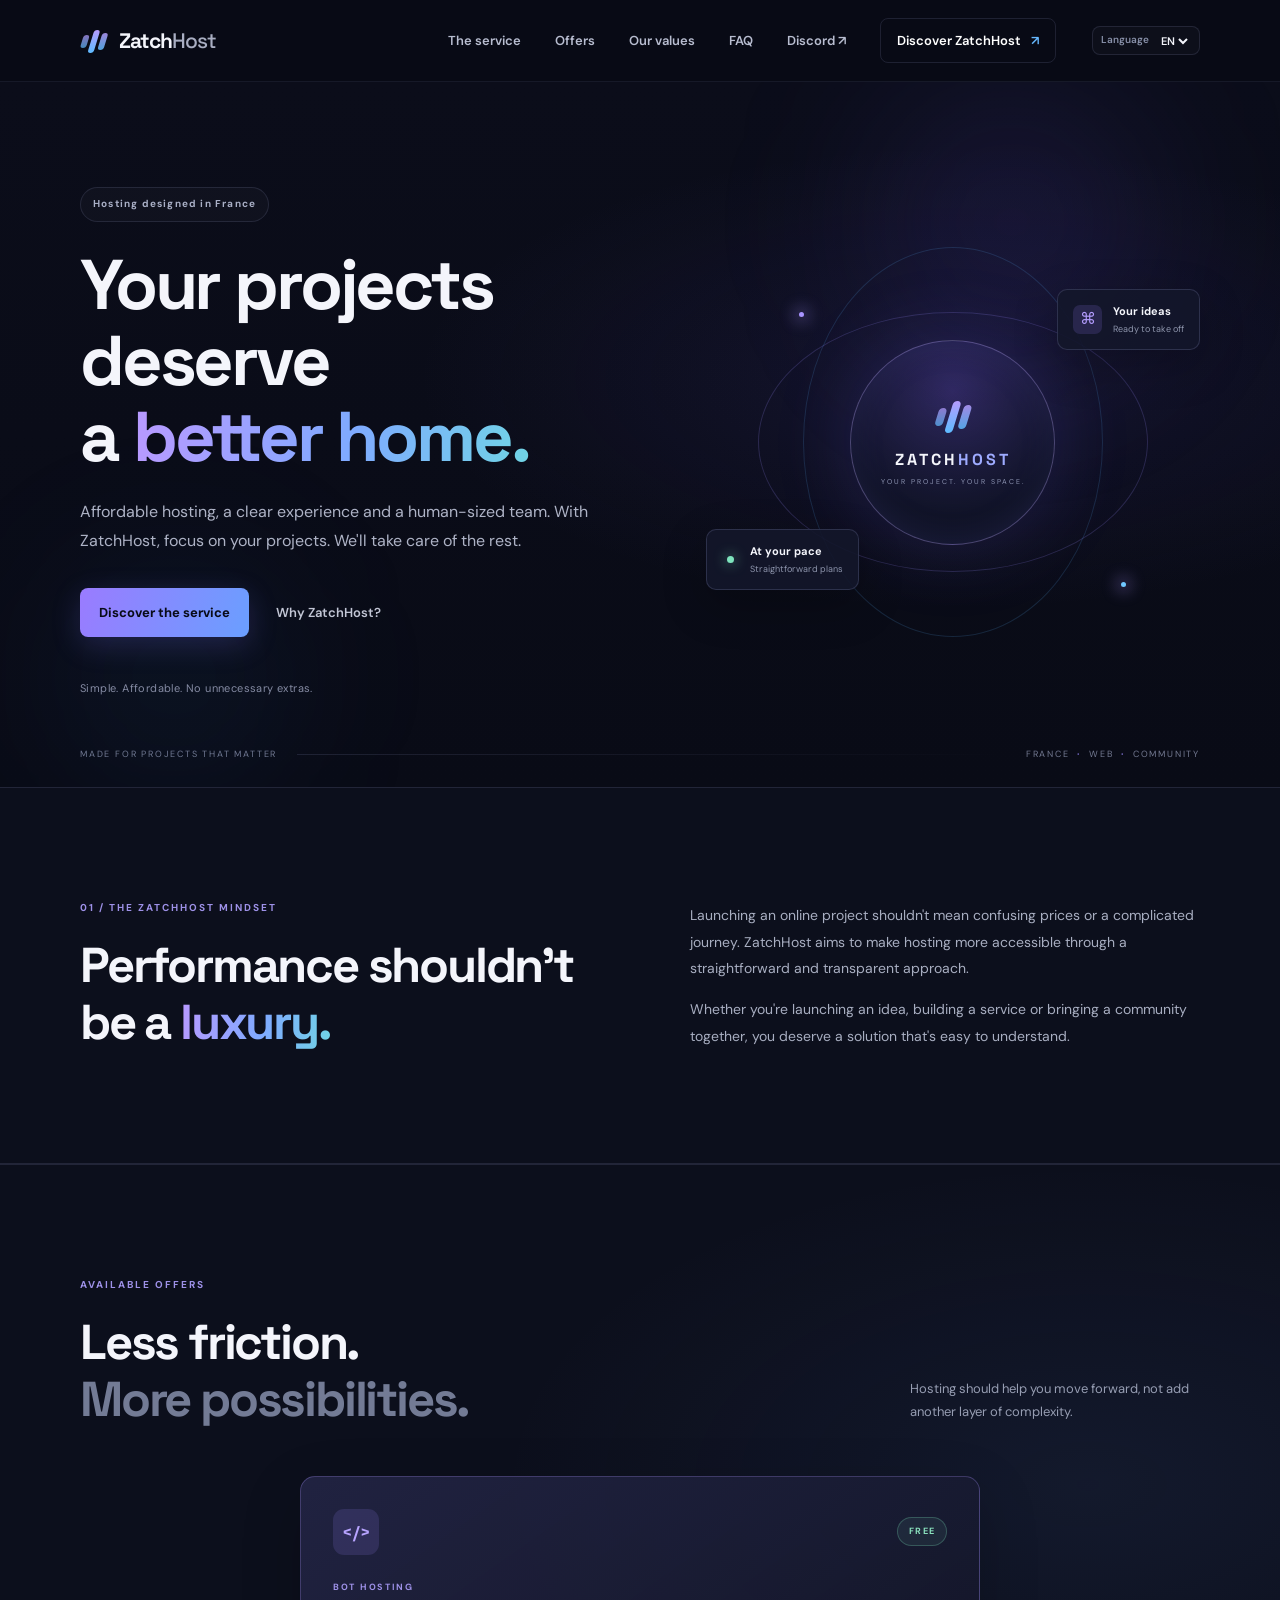
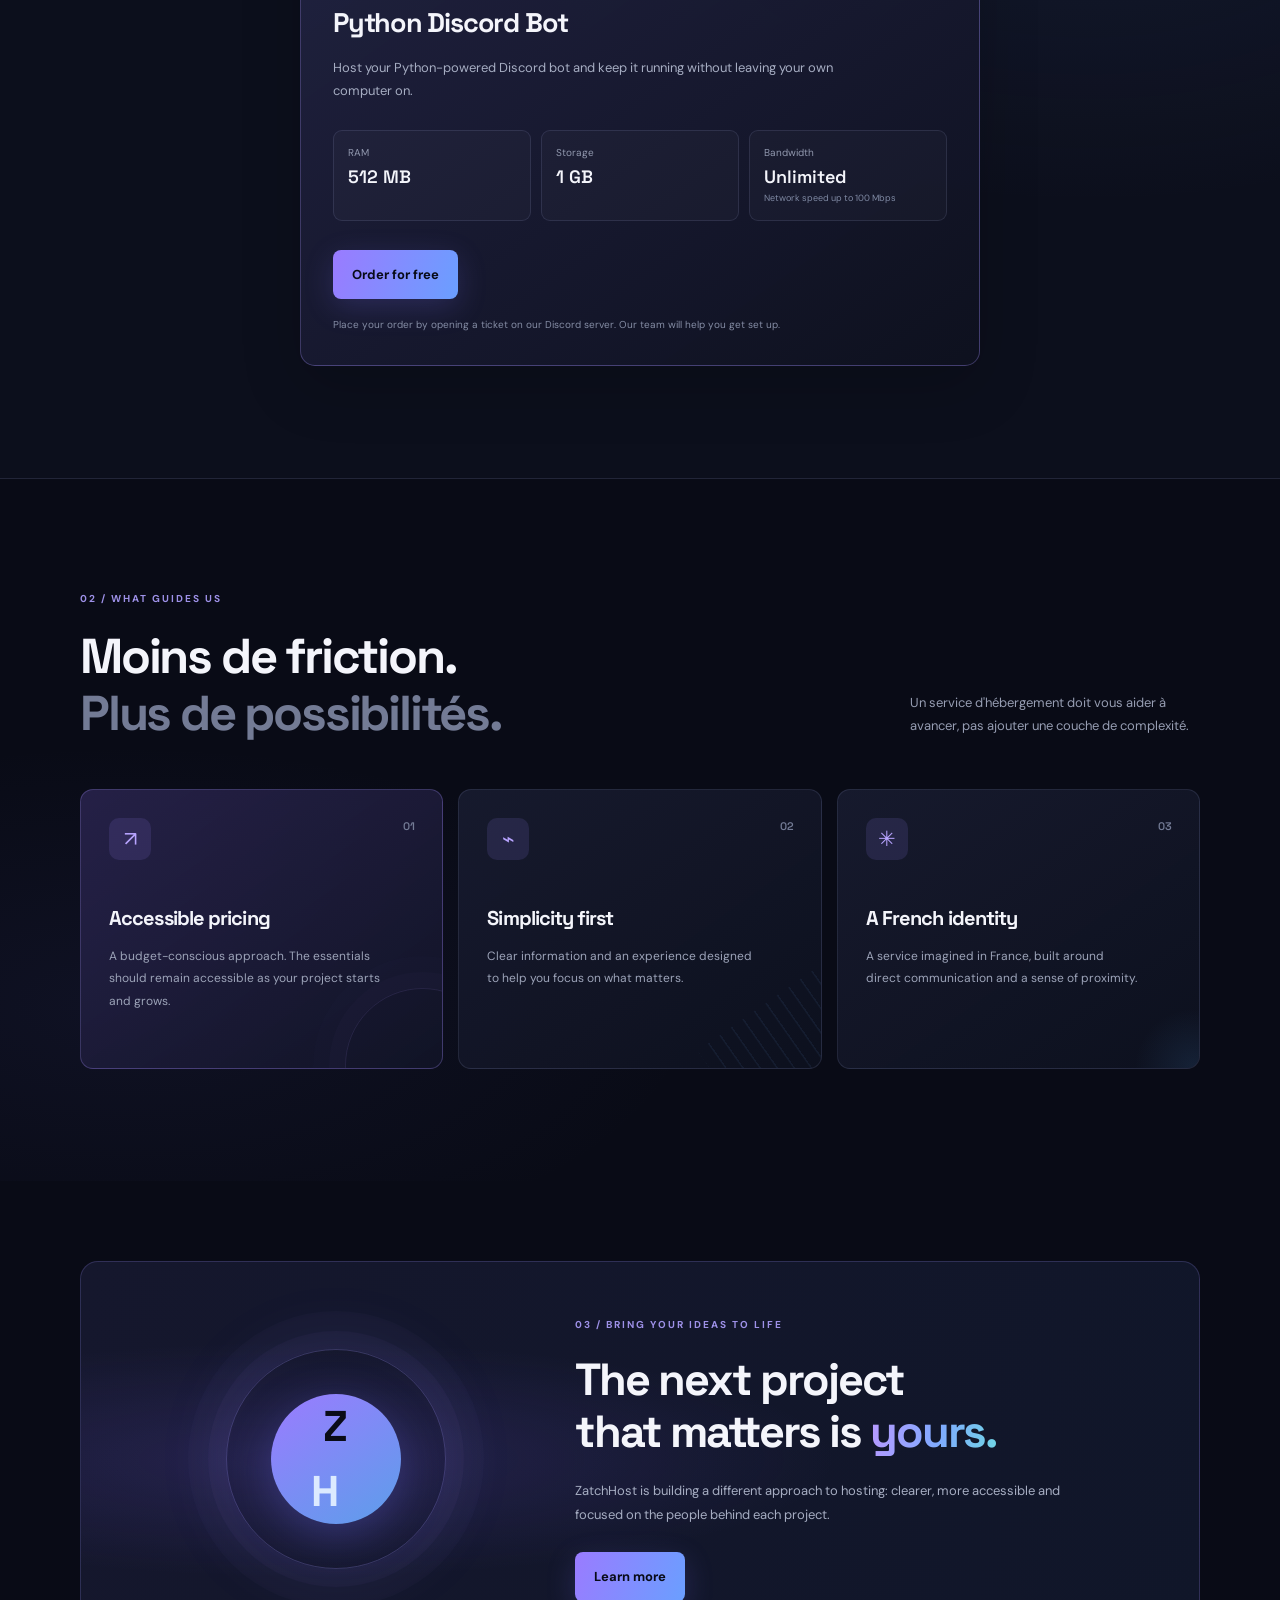
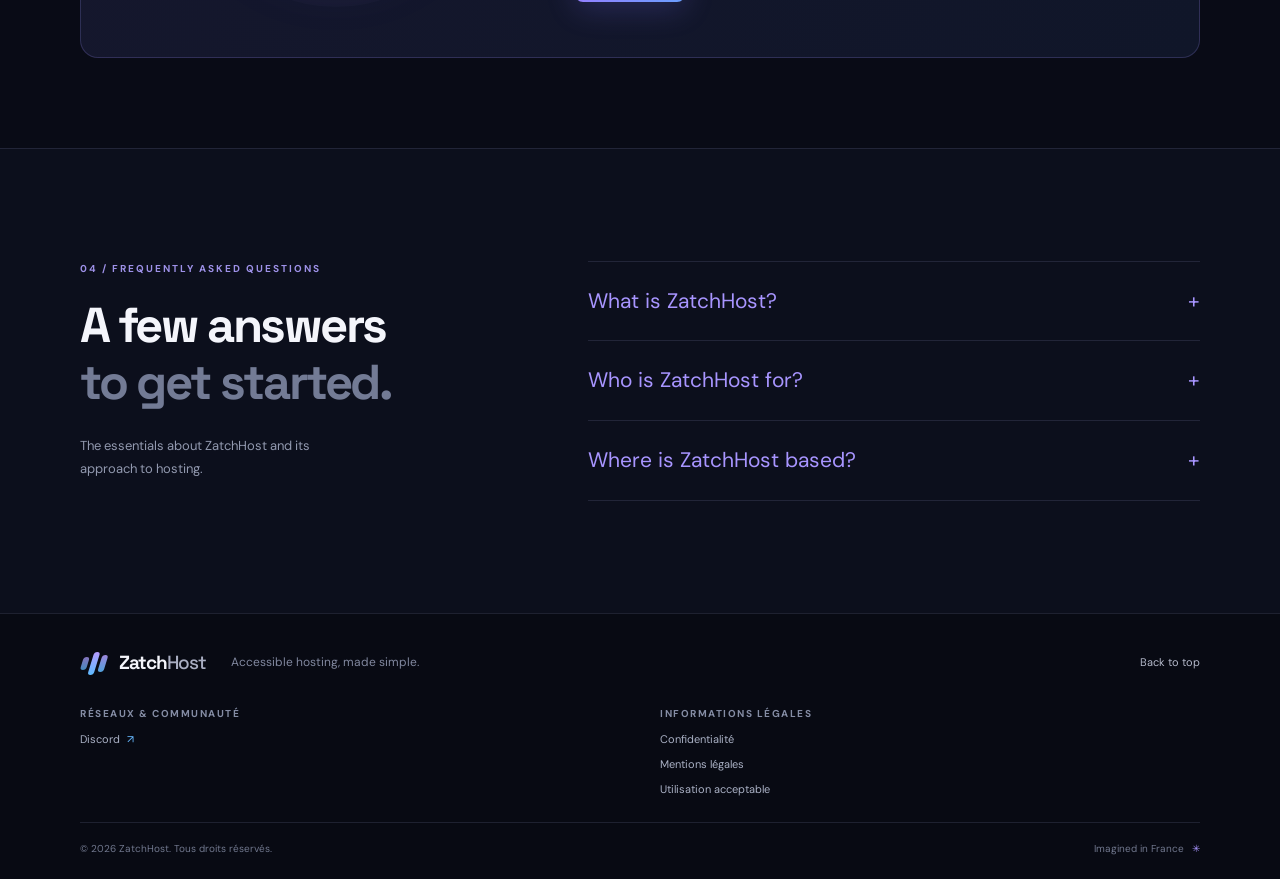
<file: index.html>
<!doctype html>
<html lang="fr">
<head>
  <meta charset="utf-8">
  <meta name="viewport" content="width=device-width, initial-scale=1">
  <meta name="theme-color" content="#090b16">
  <meta id="meta-description" name="description" content="ZatchHost, l'hébergement accessible pensé en France. Découvrez une approche simple, transparente et humaine pour donner vie à vos projets en ligne.">
  <meta name="robots" content="index,follow">
  <link rel="canonical" href="https://zatchhost.github.io/">
  <link rel="icon" type="image/svg+xml" href="/favicon.svg">
  <link rel="preconnect" href="https://fonts.googleapis.com">
  <link rel="preconnect" href="https://fonts.gstatic.com" crossorigin>
  <link href="https://fonts.googleapis.com/css2?family=DM+Sans:wght@400;500;600;700&family=Space+Grotesk:wght@500;600;700&display=swap" rel="stylesheet">
  <link rel="stylesheet" href="/styles.css">
  <meta property="og:type" content="website">
  <meta property="og:locale" content="fr_FR">
  <meta property="og:site_name" content="ZatchHost">
  <meta id="og-title" property="og:title" content="ZatchHost — L'hébergement, simplement.">
  <meta id="og-description" property="og:description" content="Un hébergement accessible, une approche transparente et un service pensé en France.">
  <meta property="og:url" content="https://zatchhost.github.io/">
  <meta content="https://zatchhost.github.io/favicon.png" property="og:image">
  <meta name="twitter:card" content="summary">
  <title id="page-title">ZatchHost — Hébergement accessible, simplement</title>
  <script type="application/ld+json">
  {
    "@context": "https://schema.org",
    "@type": "Organization",
    "name": "ZatchHost",
    "url": "https://zatchhost.github.io/",
    "description": "Service français d'hébergement accessible."
  }
  </script>
</head>
<body>
  <a class="skip-link" href="#contenu">Aller au contenu</a>
  <header class="site-header">
    <div class="container nav-wrap">
      <a class="brand" href="#" aria-label="ZatchHost, accueil">
        <span class="brand-mark" aria-hidden="true"><span></span><span></span><span></span></span>
        <span>Zatch<span class="brand-light">Host</span></span>
      </a>
      <button class="menu-toggle" type="button" aria-expanded="false" aria-controls="navigation" aria-label="Ouvrir le menu">
        <span></span><span></span>
      </button>
      <nav id="navigation" class="navigation" aria-label="Navigation principale">
        <a href="#service">Le service</a>
        <a href="#offres">Les offres</a>
        <a href="#engagements">Nos engagements</a>
        <a href="#faq">FAQ</a>
        <a href="https://dsc.gg/zatchhost" target="_blank" rel="noopener noreferrer">Discord ↗</a>
        <a class="nav-cta" href="#decouvrir">Découvrir ZatchHost <span aria-hidden="true">↗</span></a>
      <div class="language-picker"><label for="language-select">Language</label><select id="language-select" aria-label="Choose language"><option value="fr">FR</option><option value="en">EN</option><option value="es">ES</option><option value="ja">JP</option><option value="de">DE</option></select></div>
      </nav>
    </div>
  </header>

  <main id="contenu">
    <section class="hero">
      <div class="hero-glow hero-glow-one" aria-hidden="true"></div>
      <div class="hero-glow hero-glow-two" aria-hidden="true"></div>
      <div class="container hero-grid">
        <div class="hero-copy">
          <div class="eyebrow"><span class="eyebrow-dot"></span> L'hébergement pensé en France</div>
          <h1>Vos projets méritent<br>un <span class="gradient-text">meilleur terrain.</span></h1>
          <p class="hero-lead">Un hébergement accessible, une expérience claire et une équipe à taille humaine. Avec ZatchHost, concentrez-vous sur vos projets. On s'occupe du reste.</p>
          <div class="hero-actions">
            <a class="button button-primary" href="#service">Découvrir le service <span aria-hidden="true">→</span></a>
            <a class="text-link" href="#engagements">Pourquoi ZatchHost ? <span aria-hidden="true">↘</span></a>
          </div>
          <div class="hero-note"><span class="note-icon" aria-hidden="true">✳</span> Simple. Accessible. Sans superflu.</div>
        </div>
        <div class="hero-visual" aria-label="Illustration abstraite d'une infrastructure numérique">
          <div class="orbit orbit-a"></div><div class="orbit orbit-b"></div>
          <div class="visual-core">
            <div class="core-logo"><span class="brand-mark large" aria-hidden="true"><span></span><span></span><span></span></span></div>
            <strong>ZATCH<span>HOST</span></strong>
            <small>YOUR PROJECT. YOUR SPACE.</small>
          </div>
          <div class="float-card float-card-top"><span class="float-icon">⌘</span><span><b>Vos idées</b><small>Prêtes à décoller</small></span></div>
          <div class="float-card float-card-bottom"><span class="status-dot"></span><span><b>À votre rythme</b><small>Une offre sans détour</small></span></div>
          <div class="visual-spark spark-one"></div><div class="visual-spark spark-two"></div>
        </div>
      </div>
      <div class="container hero-bottom"><span>FAIT POUR LES PROJETS QUI COMPTENT</span><div class="hero-line"></div><span>FRANCE <b>·</b> WEB <b>·</b> COMMUNAUTÉ</span></div>
    </section>

    <section class="intro section-pad" id="service">
      <div class="container intro-grid">
        <div>
          <p class="section-kicker">01 / L'ESPRIT ZATCHHOST</p>
          <h2>La performance ne devrait pas être un <span class="gradient-text">luxe.</span></h2>
        </div>
        <div class="intro-text">
          <p>Monter un projet en ligne ne devrait pas rimer avec tarifs incompréhensibles ou parcours compliqué. ZatchHost veut rendre l'hébergement plus accessible, avec une approche directe et transparente.</p>
          <p>Que vous lanciez une idée, développiez un service ou réunissiez une communauté, vous devez pouvoir avancer avec une solution qui reste simple à comprendre.</p>
        </div>
      </div>
    </section>


    <section class="offers section-pad" id="offres">
      <div class="container">
        <div class="section-heading">
          <div><p class="section-kicker">NOS OFFRES</p><h2>Un premier service, <span class="gradient-text">gratuit.</span></h2></div>
          <p class="heading-aside offers-intro">Des ressources simples pour donner vie a vos projets, sans frais.</p>
        </div>
        <article class="offer-card">
          <div class="offer-card-top">
            <div class="offer-icon" aria-hidden="true">&lt;/&gt;</div>
            <span class="offer-badge">GRATUIT</span>
          </div>
          <p class="offer-category">HEBERGEMENT DE BOT</p>
          <h3>Bot Discord Python</h3>
          <p class="offer-description">Hebergez votre bot Discord developpe en Python et laissez-le tourner sans avoir a garder votre propre machine allumee.</p>
          <div class="offer-specs">
            <div><span>Memoire RAM</span><strong>512 MB</strong></div>
            <div><span>Stockage</span><strong>1 GB</strong></div>
            <div><span>Bande passante</span><strong>Illimitee</strong><small>Debit reseau jusqu'a 100 Mbps</small></div>
          </div>
          <a class="button button-primary offer-button" href="https://dsc.gg/zatchhost" target="_blank" rel="noopener noreferrer">Commander gratuitement <span aria-hidden="true">↗</span></a>
          <p class="offer-footnote">La commande se fait via un ticket sur notre serveur Discord. Notre equipe vous accompagnera pour la mise en place.</p>
        </article>
      </div>
    </section>

    <section class="values section-pad" id="engagements">
      <div class="container">
        <div class="section-heading">
          <div><p class="section-kicker">02 / CE QUI NOUS GUIDE</p><h2>Moins de friction.<br><span class="muted-heading">Plus de possibilités.</span></h2></div>
          <p class="heading-aside">Un service d'hébergement doit vous aider à avancer, pas ajouter une couche de complexité.</p>
        </div>
        <div class="value-grid">
          <article class="value-card value-featured">
            <div class="card-icon">↗</div><span class="card-index">01</span>
            <h3>Des prix accessibles</h3>
            <p>Une approche orientée budget maîtrisé. L'essentiel doit rester accessible, que votre projet débute ou grandisse.</p>
            <div class="card-decoration decoration-ring"></div>
          </article>
          <article class="value-card">
            <div class="card-icon">⌁</div><span class="card-index">02</span>
            <h3>La simplicité avant tout</h3>
            <p>Des informations claires et une expérience pensée pour vous laisser vous concentrer sur l'essentiel.</p>
            <div class="card-decoration decoration-lines"></div>
          </article>
          <article class="value-card">
            <div class="card-icon">✳</div><span class="card-index">03</span>
            <h3>Une identité française</h3>
            <p>Un service imaginé en France, avec la volonté de construire une relation directe et de proximité.</p>
            <div class="card-decoration decoration-orb"></div>
          </article>
        </div>
      </div>
    </section>

    <section class="manifesto section-pad" id="decouvrir">
      <div class="container manifesto-inner">
        <div class="manifesto-orb" aria-hidden="true"><div class="manifesto-orb-inner">Z<span>H</span></div></div>
        <div class="manifesto-copy">
          <p class="section-kicker">03 / DONNEZ VIE À VOS IDÉES</p>
          <h2>Le prochain projet<br>qui compte, c'est <span class="gradient-text">le vôtre.</span></h2>
          <p>ZatchHost construit une autre façon d'aborder l'hébergement : plus lisible, plus accessible et tournée vers les personnes qui font vivre leurs projets.</p>
          <a class="button button-primary" href="#faq">En savoir plus <span aria-hidden="true">→</span></a>
        </div>
      </div>
    </section>

    <section class="faq section-pad" id="faq">
      <div class="container faq-grid">
        <div><p class="section-kicker">04 / QUESTIONS FRÉQUENTES</p><h2>Quelques réponses<br><span class="muted-heading">pour commencer.</span></h2><p class="faq-intro">L'essentiel sur ZatchHost et sa vision de l'hébergement.</p></div>
        <div class="faq-list">
          <details><summary>Qu'est-ce que ZatchHost ? <span class="faq-toggle-icon" aria-hidden="true">+</span></summary><p>ZatchHost est un service français d'hébergement qui souhaite proposer des solutions accessibles et une expérience simple, sans complexité inutile.</p></details>
          <details><summary>À qui s'adresse ZatchHost ? <span class="faq-toggle-icon" aria-hidden="true">+</span></summary><p>À celles et ceux qui souhaitent héberger un projet en ligne et qui recherchent une approche claire, accessible et facile à comprendre.</p></details>
          <details><summary>Où est basé ZatchHost ? <span class="faq-toggle-icon" aria-hidden="true">+</span></summary><p>ZatchHost est un service français. Les informations précises sur l'infrastructure et la localisation des serveurs seront communiquées dans la documentation des offres.</p></details>
          <!--<details><summary>Comment connaître les offres et les tarifs ? <span class="faq-toggle-icon" aria-hidden="true">+</span></summary><p>Les offres, leurs caractéristiques et leurs tarifs devront être présentés ici dès leur publication. Chaque formule devra détailler clairement ce qui est inclus.</p></details>-->
        </div>
      </div>
    </section>
  </main>

  <footer class="site-footer">
    <div class="container footer-main">
      <a class="brand footer-brand" href="#" aria-label="ZatchHost, accueil"><span class="brand-mark" aria-hidden="true"><span></span><span></span><span></span></span><span>Zatch<span class="brand-light">Host</span></span></a>
      <p>L'hébergement accessible, simplement.</p>
      <a class="back-top" href="#">Retour en haut ↑</a>
    </div>
    <div class="container footer-link-groups">
      <nav class="footer-link-group" aria-label="Réseaux et communauté">
        <h2>Réseaux &amp; communauté</h2>
        <a href="https://dsc.gg/zatchhost" target="_blank" rel="noopener noreferrer">Discord <span aria-hidden="true">↗</span></a>
      </nav>
      <nav class="footer-link-group" aria-label="Informations légales">
        <h2>Informations légales</h2>
        <a href="/privacy-policy.html">Confidentialité</a>
        <a href="/legal-notice.html">Mentions légales</a>
        <a href="/acceptable-use-policy.html">Utilisation acceptable</a>
      </nav>
    </div>
    <div class="container footer-bottom"><span>© <span id="year">2026</span> ZatchHost. Tous droits réservés.</span><span>Imaginé en France <span class="footer-heart">✳</span></span></div>
  </footer>
  <script src="/script.js" defer></script>
</body>
</html>
</file>
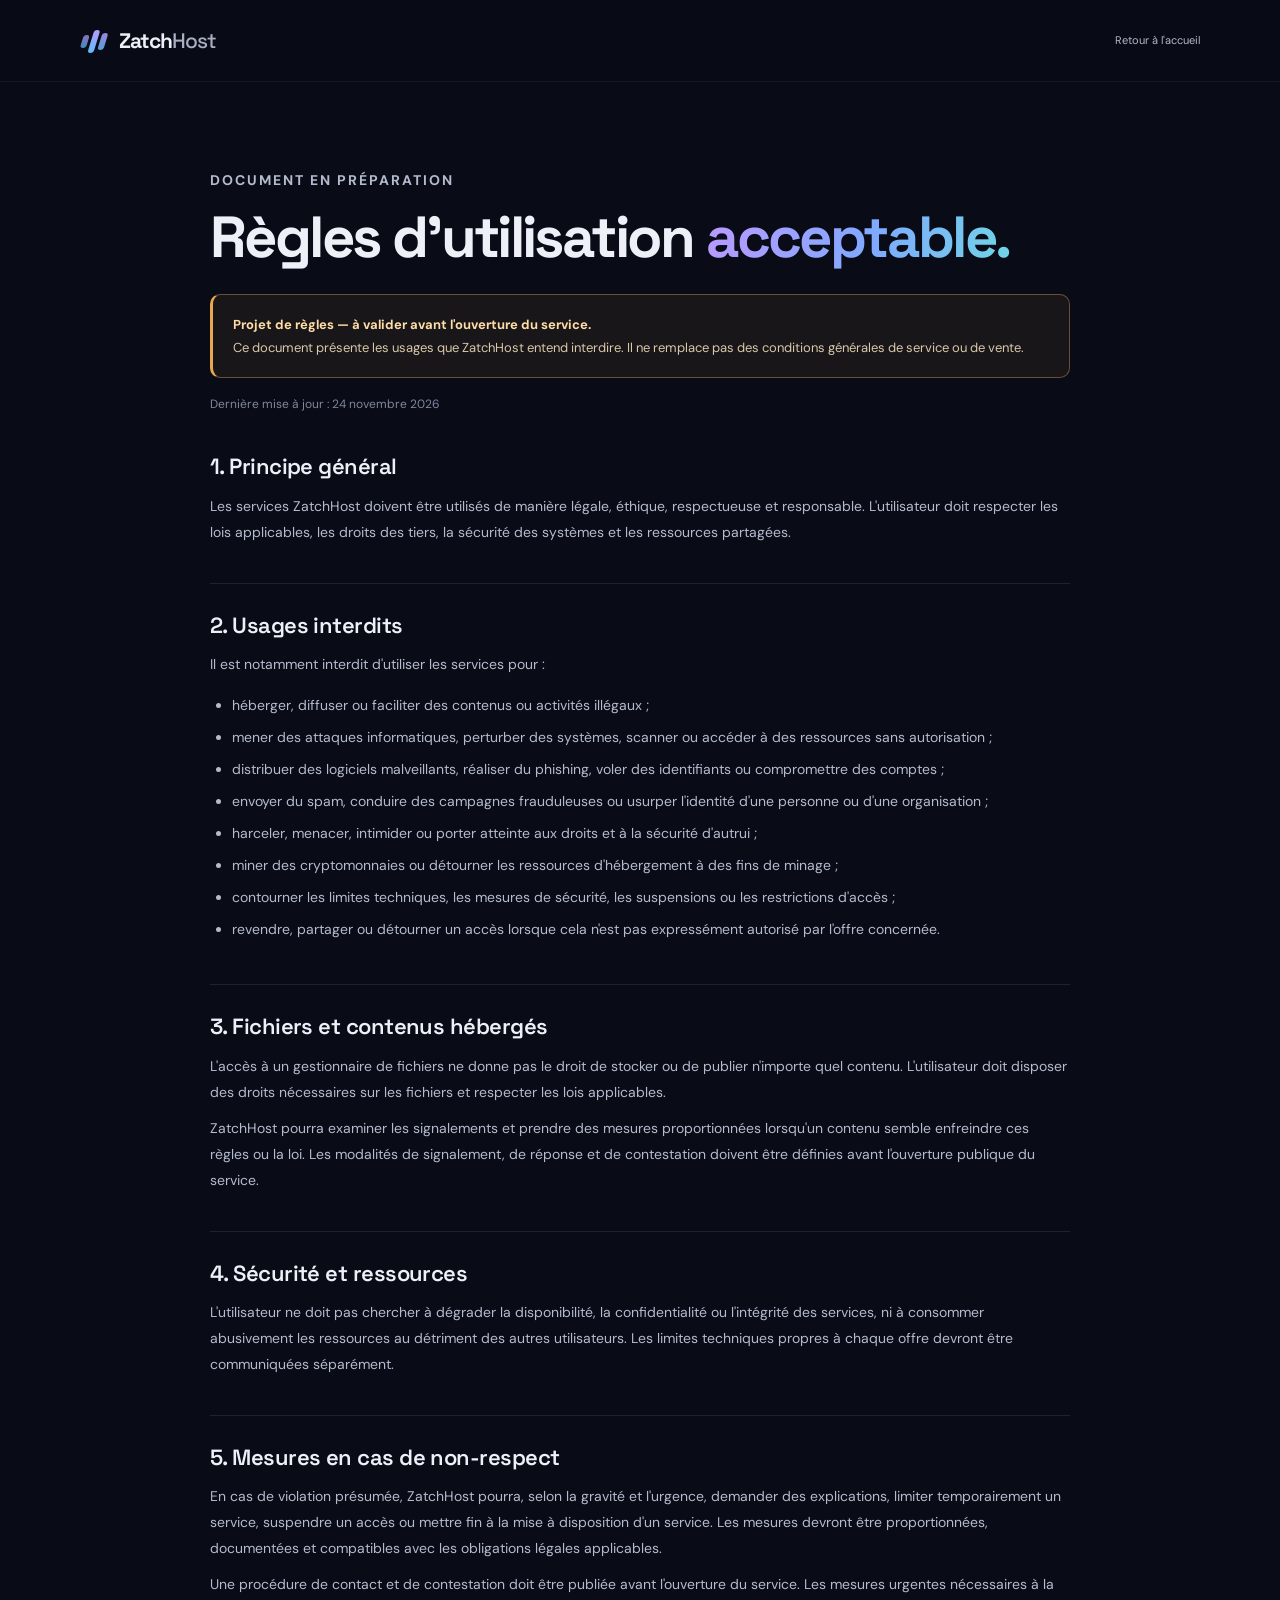
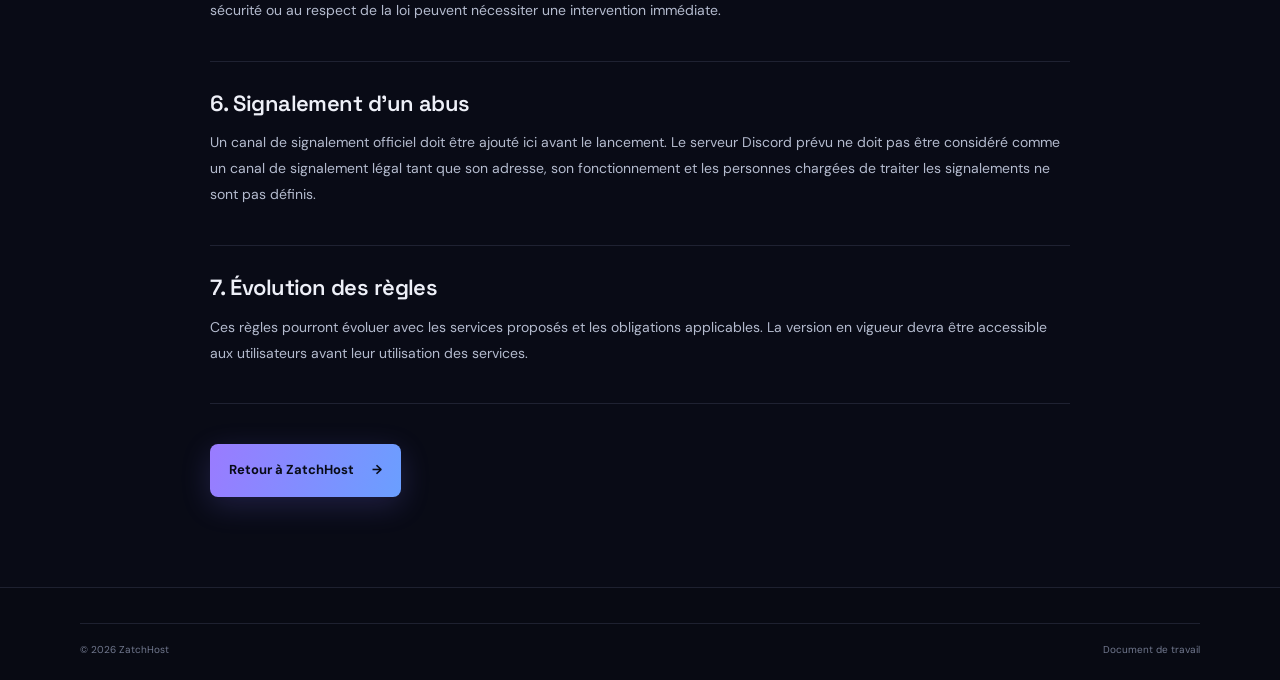
<file: acceptable-use-policy.html>
<!doctype html>
<html lang="fr">
<head>
  <meta charset="utf-8">
  <meta name="viewport" content="width=device-width, initial-scale=1">
  <meta name="theme-color" content="#090b16">
  <meta name="description" content="Projet de règles d'utilisation acceptable des services ZatchHost.">
  <title>Utilisation acceptable — ZatchHost</title>
  <link rel="preconnect" href="https://fonts.googleapis.com">
  <link rel="preconnect" href="https://fonts.gstatic.com" crossorigin>
  <link href="https://fonts.googleapis.com/css2?family=DM+Sans:wght@400;500;600;700&family=Space+Grotesk:wght@500;600;700&display=swap" rel="stylesheet">
  <link rel="stylesheet" href="/styles.css">
</head>
<body class="legal-document">
  <header class="site-header"><div class="container nav-wrap">
    <a class="brand" href="/" aria-label="ZatchHost, accueil"><span class="brand-mark" aria-hidden="true"><span></span><span></span><span></span></span><span>Zatch<span class="brand-light">Host</span></span></a>
    <a class="back-top" href="/">Retour à l'accueil</a>
  </div></header>
  <main class="legal-main container">
    <p class="section-kicker">DOCUMENT EN PRÉPARATION</p>
    <h1>Règles d'utilisation <span class="gradient-text">acceptable.</span></h1>
    <div class="draft-notice" role="status"><strong>Projet de règles — à valider avant l'ouverture du service.</strong><br>Ce document présente les usages que ZatchHost entend interdire. Il ne remplace pas des conditions générales de service ou de vente.</div>
    <p class="legal-updated">Dernière mise à jour : 24 novembre 2026</p>

    <section>
      <h2>1. Principe général</h2>
      <p>Les services ZatchHost doivent être utilisés de manière légale, éthique, respectueuse et responsable. L'utilisateur doit respecter les lois applicables, les droits des tiers, la sécurité des systèmes et les ressources partagées.</p>
    </section>

    <section>
      <h2>2. Usages interdits</h2>
      <p>Il est notamment interdit d'utiliser les services pour :</p>
      <ul>
        <li>héberger, diffuser ou faciliter des contenus ou activités illégaux ;</li>
        <li>mener des attaques informatiques, perturber des systèmes, scanner ou accéder à des ressources sans autorisation ;</li>
        <li>distribuer des logiciels malveillants, réaliser du phishing, voler des identifiants ou compromettre des comptes ;</li>
        <li>envoyer du spam, conduire des campagnes frauduleuses ou usurper l'identité d'une personne ou d'une organisation ;</li>
        <li>harceler, menacer, intimider ou porter atteinte aux droits et à la sécurité d'autrui ;</li>
        <li>miner des cryptomonnaies ou détourner les ressources d'hébergement à des fins de minage ;</li>
        <li>contourner les limites techniques, les mesures de sécurité, les suspensions ou les restrictions d'accès ;</li>
        <li>revendre, partager ou détourner un accès lorsque cela n'est pas expressément autorisé par l'offre concernée.</li>
      </ul>
    </section>

    <section>
      <h2>3. Fichiers et contenus hébergés</h2>
      <p>L'accès à un gestionnaire de fichiers ne donne pas le droit de stocker ou de publier n'importe quel contenu. L'utilisateur doit disposer des droits nécessaires sur les fichiers et respecter les lois applicables.</p>
      <p>ZatchHost pourra examiner les signalements et prendre des mesures proportionnées lorsqu'un contenu semble enfreindre ces règles ou la loi. Les modalités de signalement, de réponse et de contestation doivent être définies avant l'ouverture publique du service.</p>
    </section>

    <section>
      <h2>4. Sécurité et ressources</h2>
      <p>L'utilisateur ne doit pas chercher à dégrader la disponibilité, la confidentialité ou l'intégrité des services, ni à consommer abusivement les ressources au détriment des autres utilisateurs. Les limites techniques propres à chaque offre devront être communiquées séparément.</p>
    </section>

    <section>
      <h2>5. Mesures en cas de non-respect</h2>
      <p>En cas de violation présumée, ZatchHost pourra, selon la gravité et l'urgence, demander des explications, limiter temporairement un service, suspendre un accès ou mettre fin à la mise à disposition d'un service. Les mesures devront être proportionnées, documentées et compatibles avec les obligations légales applicables.</p>
      <p>Une procédure de contact et de contestation doit être publiée avant l'ouverture du service. Les mesures urgentes nécessaires à la sécurité ou au respect de la loi peuvent nécessiter une intervention immédiate.</p>
    </section>

    <section>
      <h2>6. Signalement d'un abus</h2>
      <p>Un canal de signalement officiel doit être ajouté ici avant le lancement. Le serveur Discord prévu ne doit pas être considéré comme un canal de signalement légal tant que son adresse, son fonctionnement et les personnes chargées de traiter les signalements ne sont pas définis.</p>
    </section>

    <section>
      <h2>7. Évolution des règles</h2>
      <p>Ces règles pourront évoluer avec les services proposés et les obligations applicables. La version en vigueur devra être accessible aux utilisateurs avant leur utilisation des services.</p>
    </section>
    <p class="legal-back"><a class="button button-primary" href="/">Retour à ZatchHost <span aria-hidden="true">→</span></a></p>
  </main>
  <footer class="site-footer"><div class="container footer-bottom"><span>© 2026 ZatchHost</span><span>Document de travail</span></div></footer>
</body>
</html>
</file>
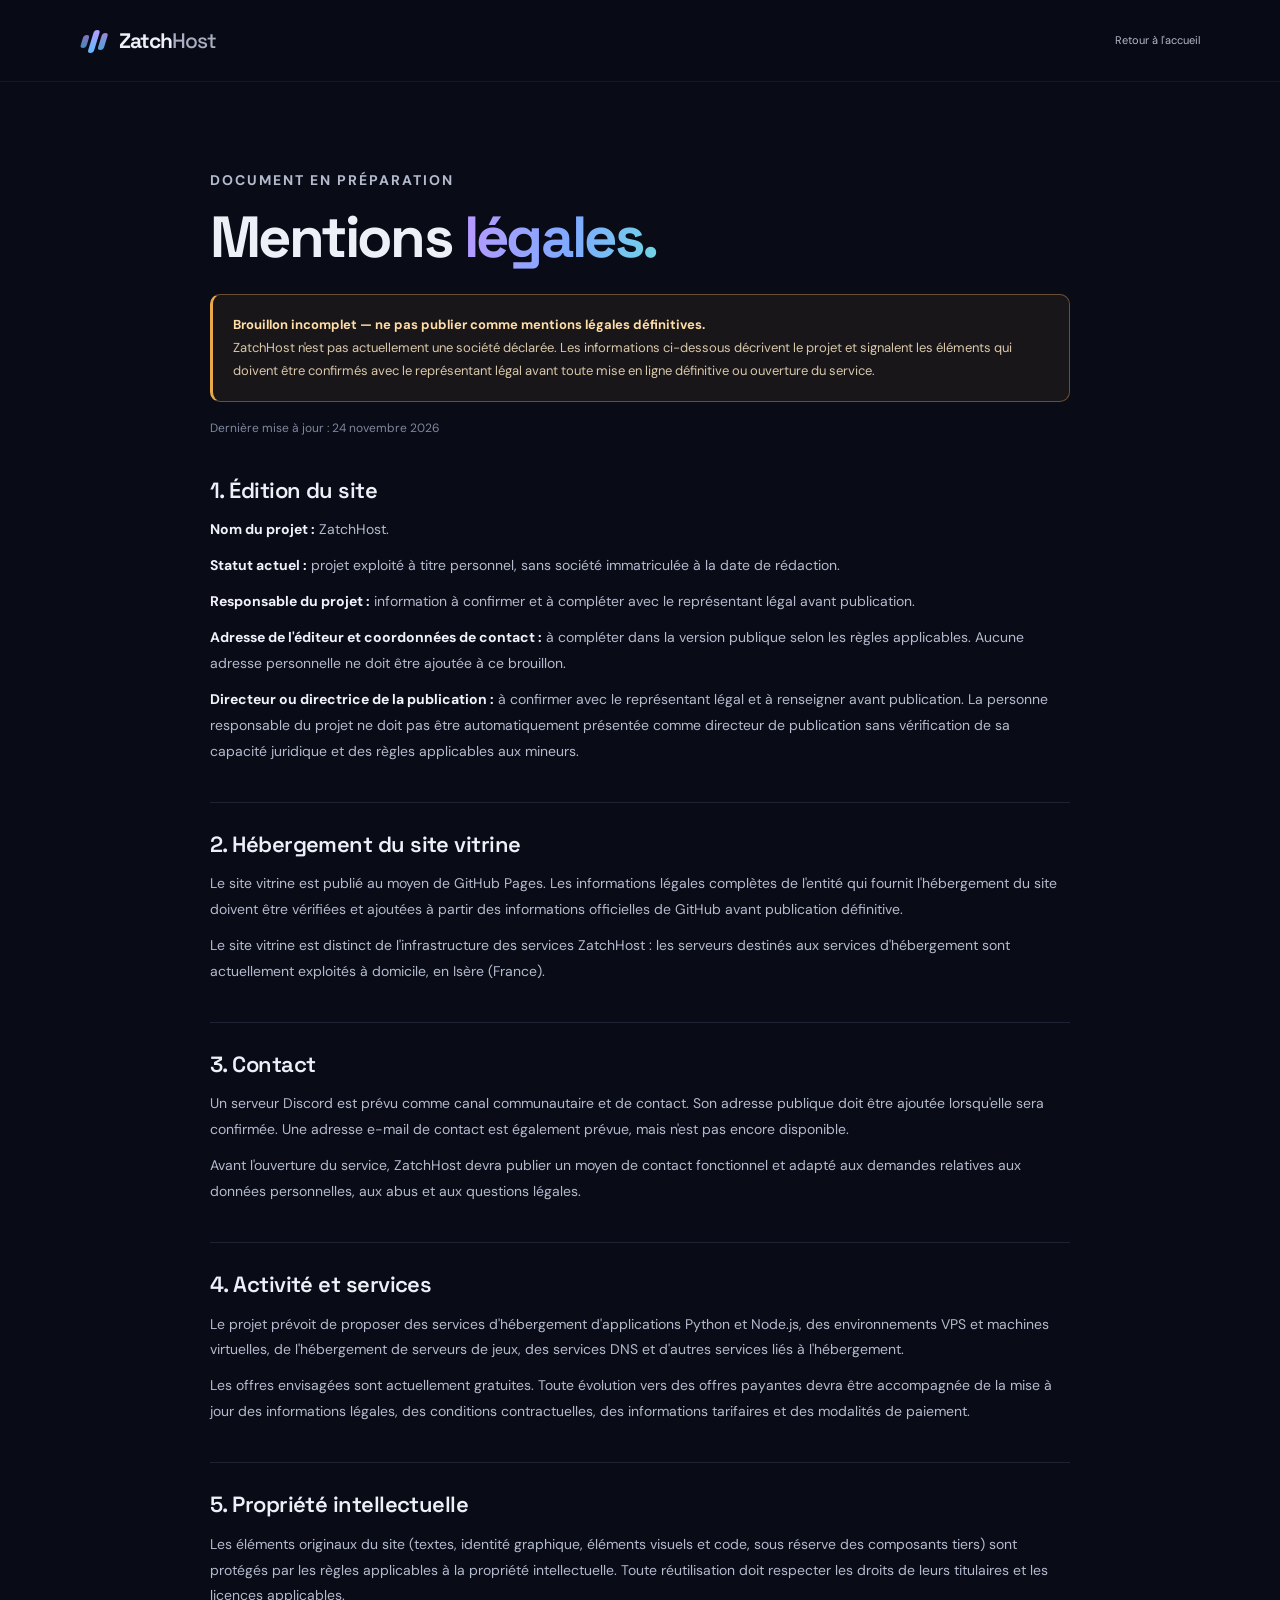
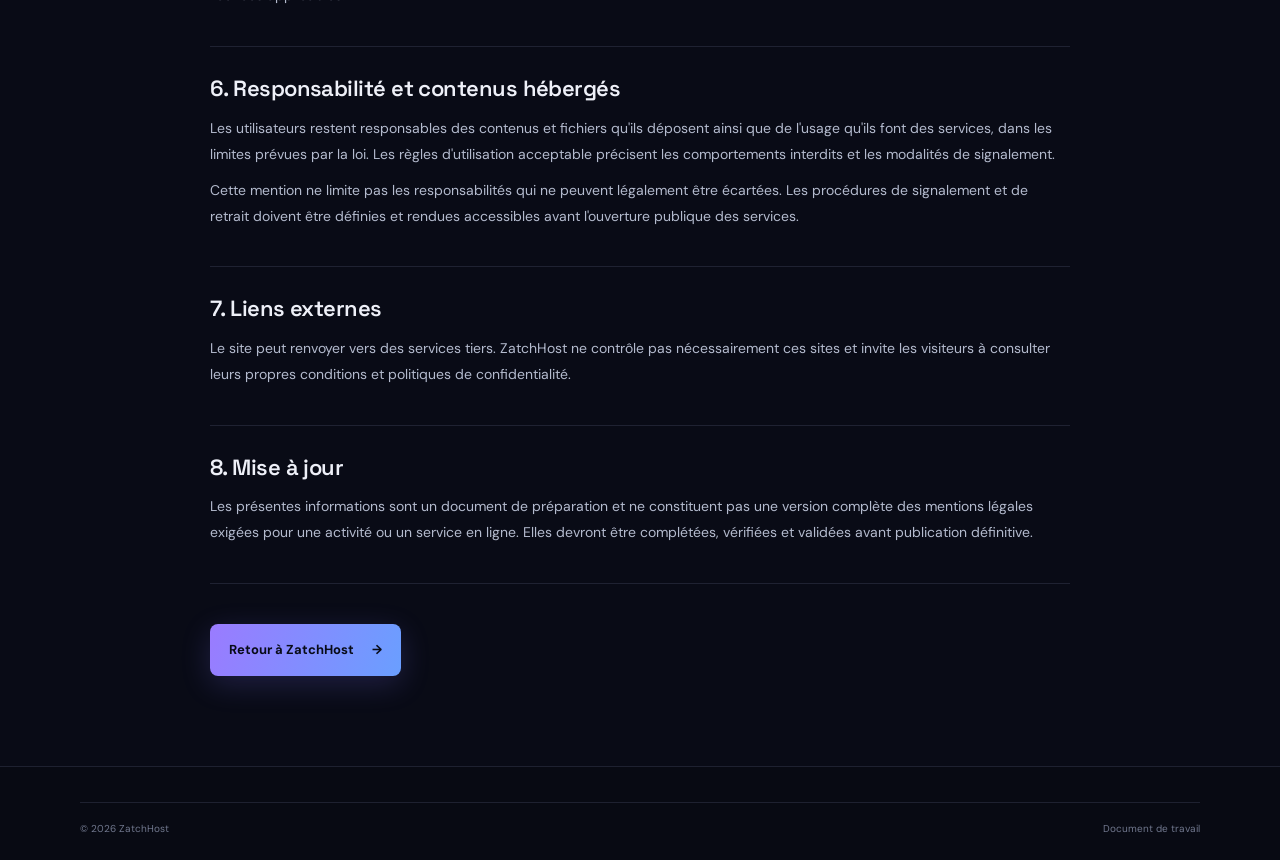
<file: legal-notice.html>
<!doctype html>
<html lang="fr">
<head>
  <meta charset="utf-8">
  <meta name="viewport" content="width=device-width, initial-scale=1">
  <meta name="theme-color" content="#090b16">
  <meta name="description" content="Projet de mentions légales de ZatchHost.">
  <title>Mentions légales — ZatchHost</title>
  <link rel="preconnect" href="https://fonts.googleapis.com">
  <link rel="preconnect" href="https://fonts.gstatic.com" crossorigin>
  <link href="https://fonts.googleapis.com/css2?family=DM+Sans:wght@400;500;600;700&family=Space+Grotesk:wght@500;600;700&display=swap" rel="stylesheet">
  <link rel="stylesheet" href="/styles.css">
</head>
<body class="legal-document">
  <header class="site-header"><div class="container nav-wrap">
    <a class="brand" href="/" aria-label="ZatchHost, accueil"><span class="brand-mark" aria-hidden="true"><span></span><span></span><span></span></span><span>Zatch<span class="brand-light">Host</span></span></a>
    <a class="back-top" href="/">Retour à l'accueil</a>
  </div></header>
  <main class="legal-main container">
    <p class="section-kicker">DOCUMENT EN PRÉPARATION</p>
    <h1>Mentions <span class="gradient-text">légales.</span></h1>
    <div class="draft-notice" role="status"><strong>Brouillon incomplet — ne pas publier comme mentions légales définitives.</strong><br>ZatchHost n'est pas actuellement une société déclarée. Les informations ci-dessous décrivent le projet et signalent les éléments qui doivent être confirmés avec le représentant légal avant toute mise en ligne définitive ou ouverture du service.</div>
    <p class="legal-updated">Dernière mise à jour : 24 novembre 2026</p>

    <section>
      <h2>1. Édition du site</h2>
      <p><strong>Nom du projet :</strong> ZatchHost.</p>
      <p><strong>Statut actuel :</strong> projet exploité à titre personnel, sans société immatriculée à la date de rédaction.</p>
      <p><strong>Responsable du projet :</strong> information à confirmer et à compléter avec le représentant légal avant publication.</p>
      <p><strong>Adresse de l'éditeur et coordonnées de contact :</strong> à compléter dans la version publique selon les règles applicables. Aucune adresse personnelle ne doit être ajoutée à ce brouillon.</p>
      <p><strong>Directeur ou directrice de la publication :</strong> à confirmer avec le représentant légal et à renseigner avant publication. La personne responsable du projet ne doit pas être automatiquement présentée comme directeur de publication sans vérification de sa capacité juridique et des règles applicables aux mineurs.</p>
    </section>

    <section>
      <h2>2. Hébergement du site vitrine</h2>
      <p>Le site vitrine est publié au moyen de GitHub Pages. Les informations légales complètes de l'entité qui fournit l'hébergement du site doivent être vérifiées et ajoutées à partir des informations officielles de GitHub avant publication définitive.</p>
      <p>Le site vitrine est distinct de l'infrastructure des services ZatchHost : les serveurs destinés aux services d'hébergement sont actuellement exploités à domicile, en Isère (France).</p>
    </section>

    <section>
      <h2>3. Contact</h2>
      <p>Un serveur Discord est prévu comme canal communautaire et de contact. Son adresse publique doit être ajoutée lorsqu'elle sera confirmée. Une adresse e-mail de contact est également prévue, mais n'est pas encore disponible.</p>
      <p>Avant l'ouverture du service, ZatchHost devra publier un moyen de contact fonctionnel et adapté aux demandes relatives aux données personnelles, aux abus et aux questions légales.</p>
    </section>

    <section>
      <h2>4. Activité et services</h2>
      <p>Le projet prévoit de proposer des services d'hébergement d'applications Python et Node.js, des environnements VPS et machines virtuelles, de l'hébergement de serveurs de jeux, des services DNS et d'autres services liés à l'hébergement.</p>
      <p>Les offres envisagées sont actuellement gratuites. Toute évolution vers des offres payantes devra être accompagnée de la mise à jour des informations légales, des conditions contractuelles, des informations tarifaires et des modalités de paiement.</p>
    </section>

    <section>
      <h2>5. Propriété intellectuelle</h2>
      <p>Les éléments originaux du site (textes, identité graphique, éléments visuels et code, sous réserve des composants tiers) sont protégés par les règles applicables à la propriété intellectuelle. Toute réutilisation doit respecter les droits de leurs titulaires et les licences applicables.</p>
    </section>

    <section>
      <h2>6. Responsabilité et contenus hébergés</h2>
      <p>Les utilisateurs restent responsables des contenus et fichiers qu'ils déposent ainsi que de l'usage qu'ils font des services, dans les limites prévues par la loi. Les règles d'utilisation acceptable précisent les comportements interdits et les modalités de signalement.</p>
      <p>Cette mention ne limite pas les responsabilités qui ne peuvent légalement être écartées. Les procédures de signalement et de retrait doivent être définies et rendues accessibles avant l'ouverture publique des services.</p>
    </section>

    <section>
      <h2>7. Liens externes</h2>
      <p>Le site peut renvoyer vers des services tiers. ZatchHost ne contrôle pas nécessairement ces sites et invite les visiteurs à consulter leurs propres conditions et politiques de confidentialité.</p>
    </section>

    <section>
      <h2>8. Mise à jour</h2>
      <p>Les présentes informations sont un document de préparation et ne constituent pas une version complète des mentions légales exigées pour une activité ou un service en ligne. Elles devront être complétées, vérifiées et validées avant publication définitive.</p>
    </section>
    <p class="legal-back"><a class="button button-primary" href="/">Retour à ZatchHost <span aria-hidden="true">→</span></a></p>
  </main>
  <footer class="site-footer"><div class="container footer-bottom"><span>© 2026 ZatchHost</span><span>Document de travail</span></div></footer>
</body>
</html>
</file>
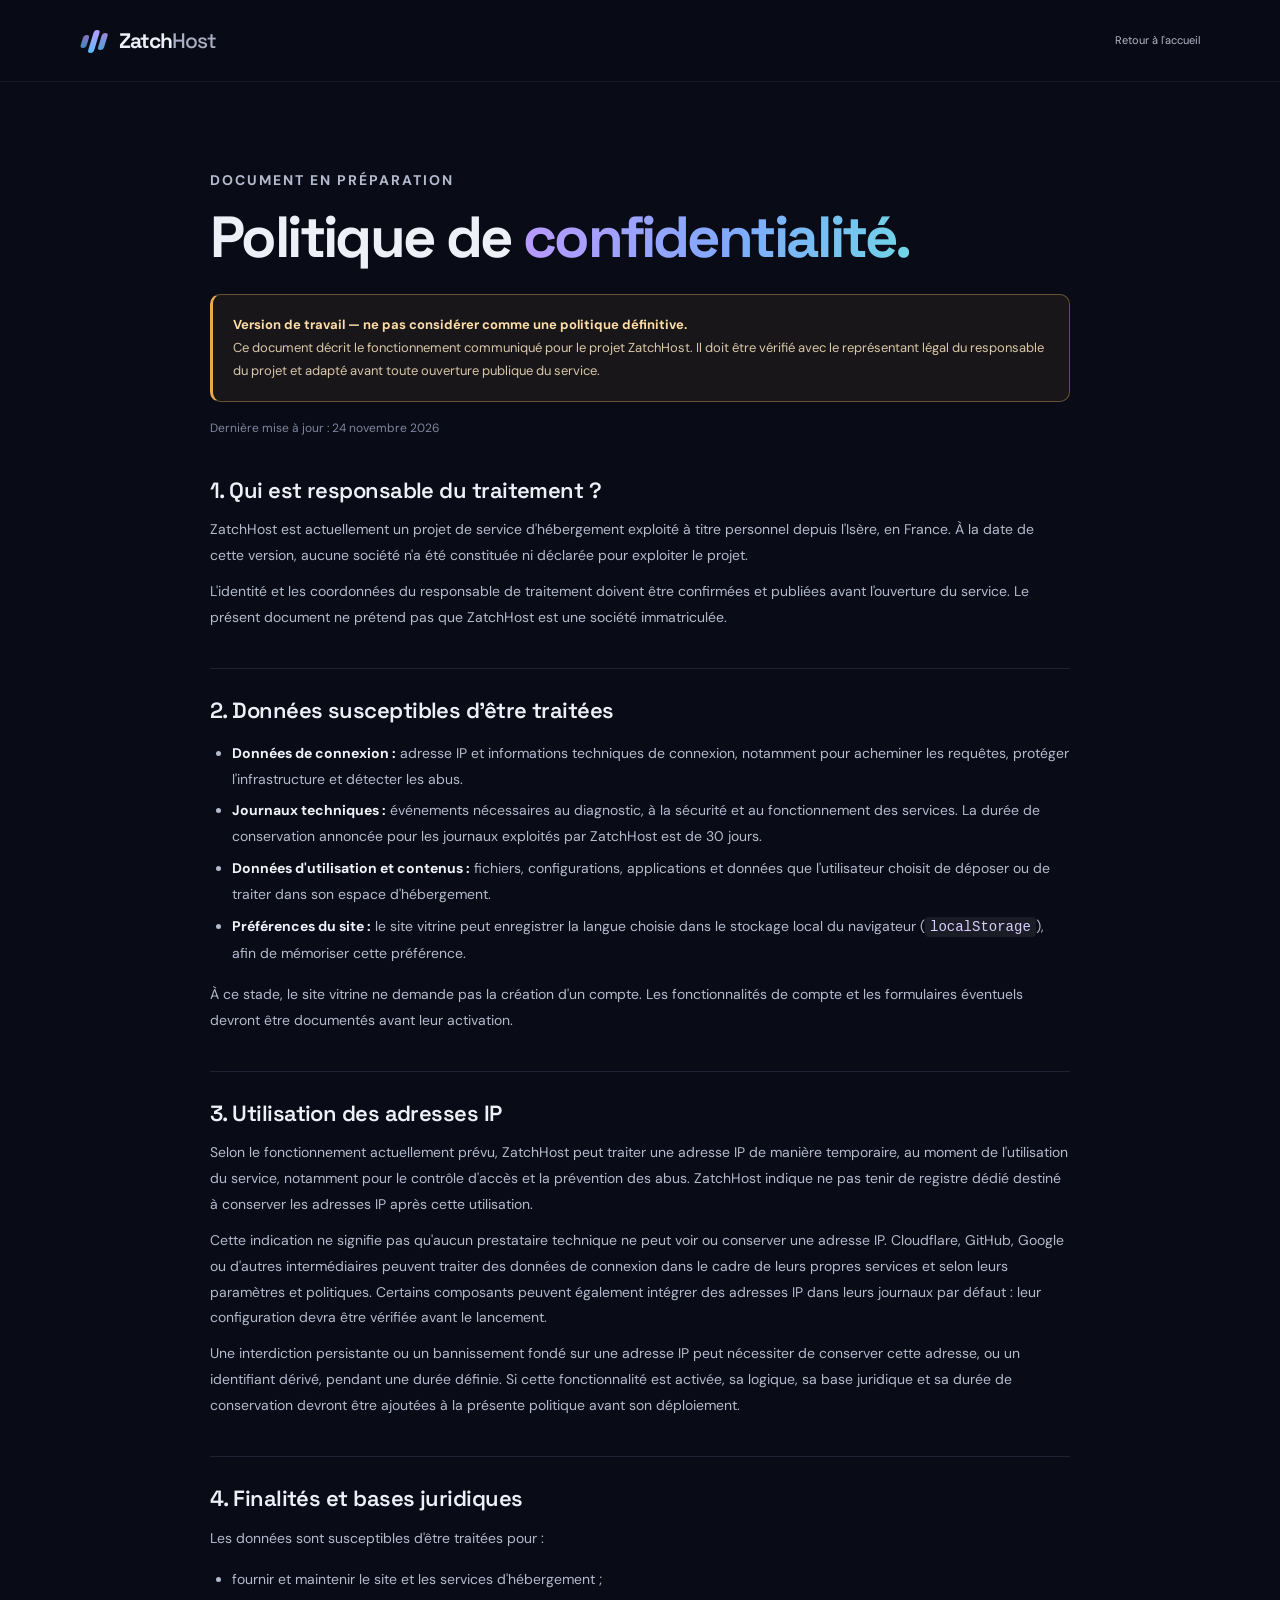
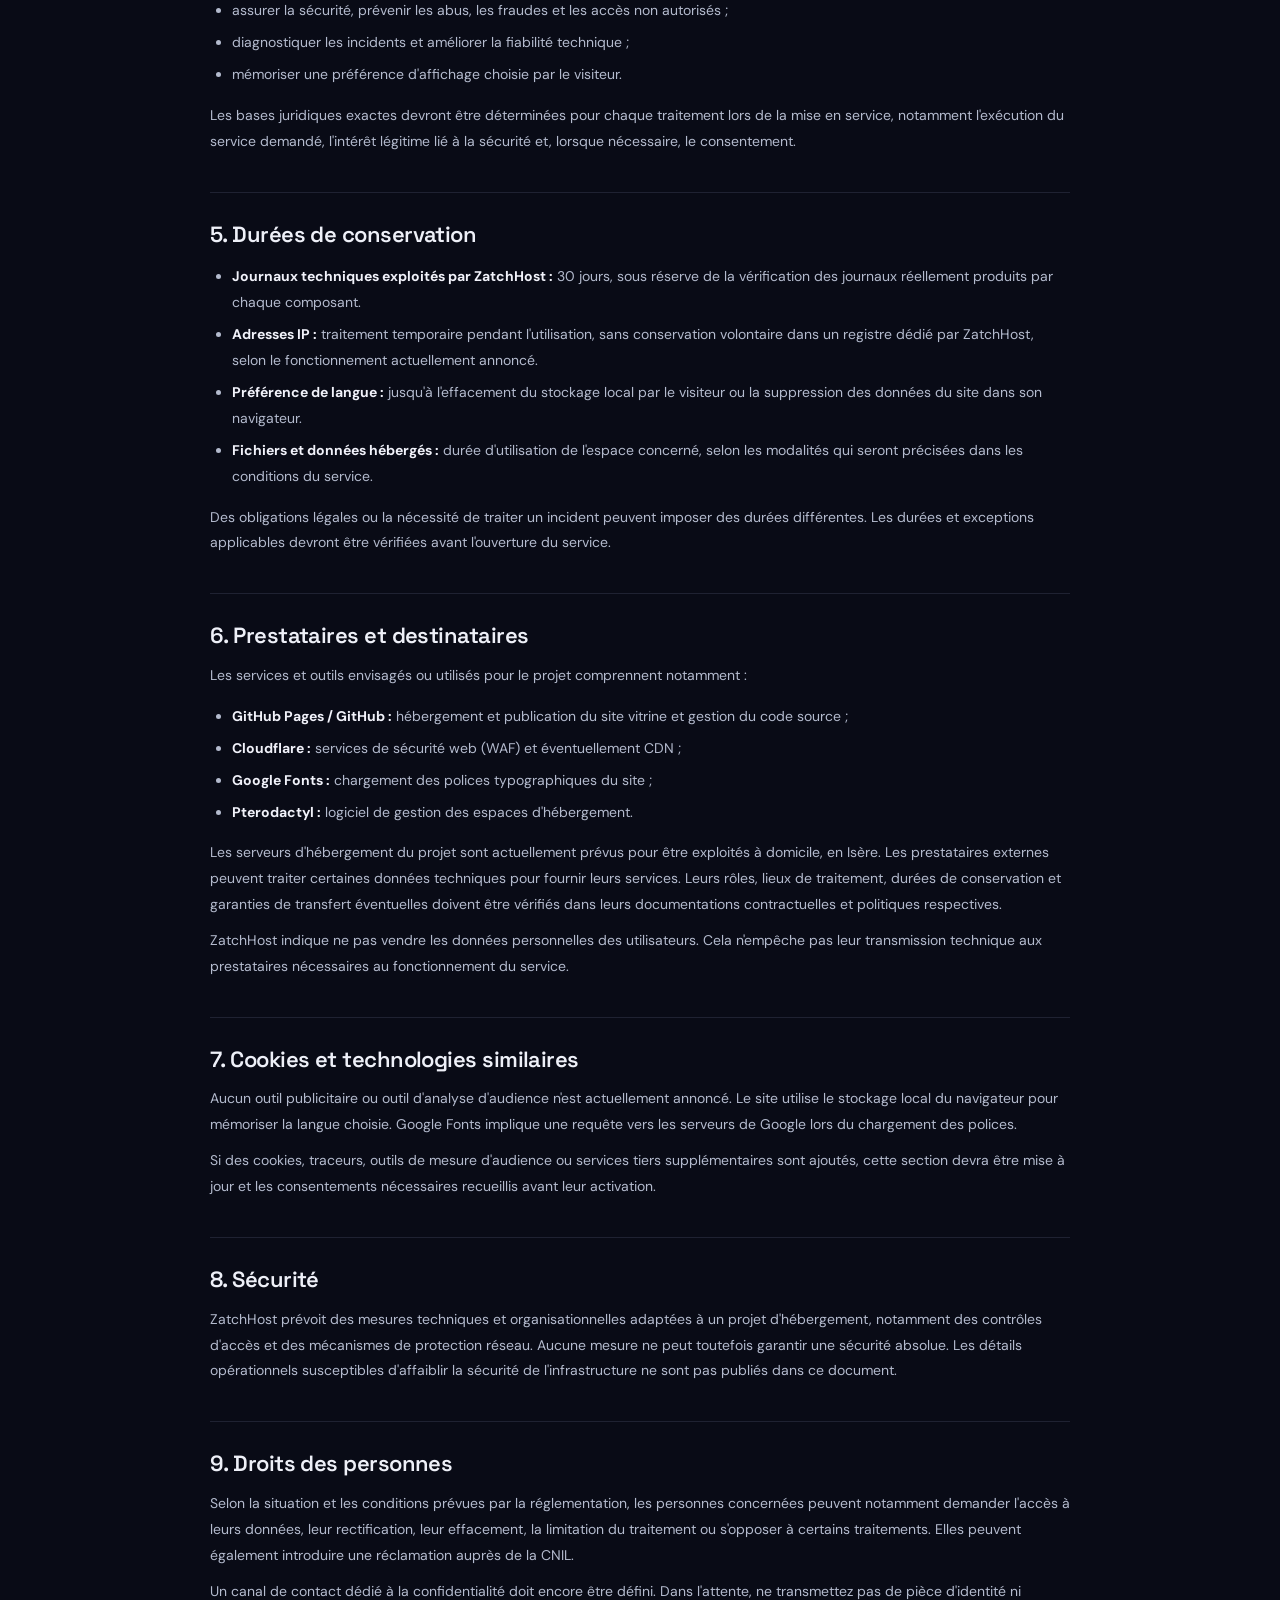
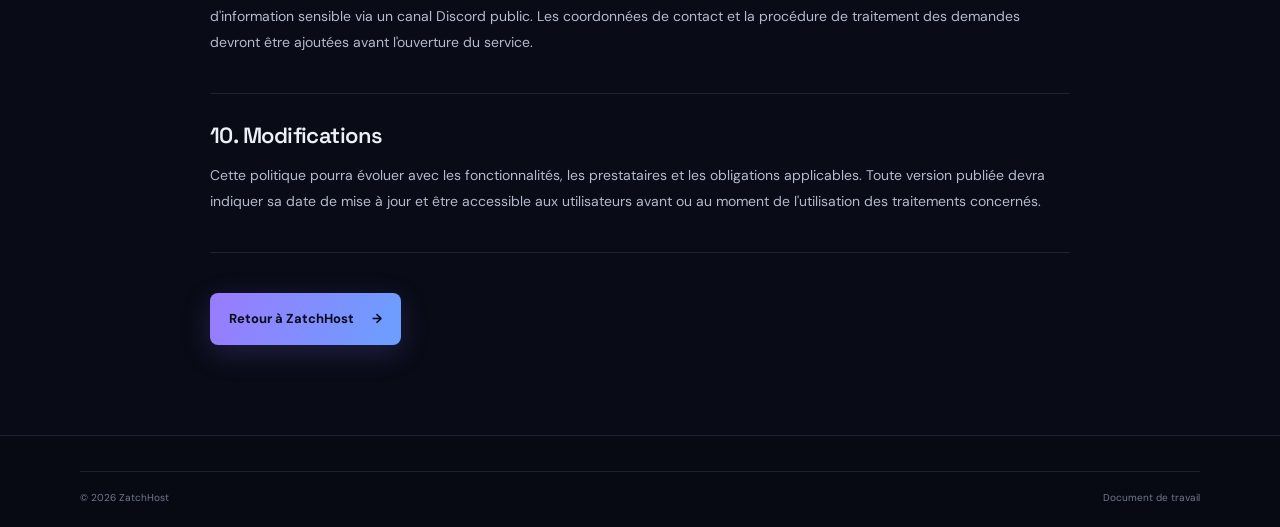
<file: privacy-policy.html>
<!doctype html>
<html lang="fr">
<head>
  <meta charset="utf-8">
  <meta name="viewport" content="width=device-width, initial-scale=1">
  <meta name="theme-color" content="#090b16">
  <meta name="description" content="Projet de politique de confidentialité de ZatchHost.">
  <title>Politique de confidentialité — ZatchHost</title>
  <link rel="preconnect" href="https://fonts.googleapis.com">
  <link rel="preconnect" href="https://fonts.gstatic.com" crossorigin>
  <link href="https://fonts.googleapis.com/css2?family=DM+Sans:wght@400;500;600;700&family=Space+Grotesk:wght@500;600;700&display=swap" rel="stylesheet">
  <link rel="stylesheet" href="/styles.css">
</head>
<body class="legal-document">
  <header class="site-header">
    <div class="container nav-wrap">
      <a class="brand" href="/" aria-label="ZatchHost, accueil"><span class="brand-mark" aria-hidden="true"><span></span><span></span><span></span></span><span>Zatch<span class="brand-light">Host</span></span></a>
      <a class="back-top" href="/">Retour à l'accueil</a>
    </div>
  </header>
  <main class="legal-main container">
    <p class="section-kicker">DOCUMENT EN PRÉPARATION</p>
    <h1>Politique de <span class="gradient-text">confidentialité.</span></h1>
    <div class="draft-notice" role="status"><strong>Version de travail — ne pas considérer comme une politique définitive.</strong><br>Ce document décrit le fonctionnement communiqué pour le projet ZatchHost. Il doit être vérifié avec le représentant légal du responsable du projet et adapté avant toute ouverture publique du service.</div>
    <p class="legal-updated">Dernière mise à jour : 24 novembre 2026</p>

    <section>
      <h2>1. Qui est responsable du traitement ?</h2>
      <p>ZatchHost est actuellement un projet de service d'hébergement exploité à titre personnel depuis l'Isère, en France. À la date de cette version, aucune société n'a été constituée ni déclarée pour exploiter le projet.</p>
      <p>L'identité et les coordonnées du responsable de traitement doivent être confirmées et publiées avant l'ouverture du service. Le présent document ne prétend pas que ZatchHost est une société immatriculée.</p>
    </section>

    <section>
      <h2>2. Données susceptibles d'être traitées</h2>
      <ul>
        <li><strong>Données de connexion :</strong> adresse IP et informations techniques de connexion, notamment pour acheminer les requêtes, protéger l'infrastructure et détecter les abus.</li>
        <li><strong>Journaux techniques :</strong> événements nécessaires au diagnostic, à la sécurité et au fonctionnement des services. La durée de conservation annoncée pour les journaux exploités par ZatchHost est de 30 jours.</li>
        <li><strong>Données d'utilisation et contenus :</strong> fichiers, configurations, applications et données que l'utilisateur choisit de déposer ou de traiter dans son espace d'hébergement.</li>
        <li><strong>Préférences du site :</strong> le site vitrine peut enregistrer la langue choisie dans le stockage local du navigateur (<code>localStorage</code>), afin de mémoriser cette préférence.</li>
      </ul>
      <p>À ce stade, le site vitrine ne demande pas la création d'un compte. Les fonctionnalités de compte et les formulaires éventuels devront être documentés avant leur activation.</p>
    </section>

    <section>
      <h2>3. Utilisation des adresses IP</h2>
      <p>Selon le fonctionnement actuellement prévu, ZatchHost peut traiter une adresse IP de manière temporaire, au moment de l'utilisation du service, notamment pour le contrôle d'accès et la prévention des abus. ZatchHost indique ne pas tenir de registre dédié destiné à conserver les adresses IP après cette utilisation.</p>
      <p>Cette indication ne signifie pas qu'aucun prestataire technique ne peut voir ou conserver une adresse IP. Cloudflare, GitHub, Google ou d'autres intermédiaires peuvent traiter des données de connexion dans le cadre de leurs propres services et selon leurs paramètres et politiques. Certains composants peuvent également intégrer des adresses IP dans leurs journaux par défaut : leur configuration devra être vérifiée avant le lancement.</p>
      <p>Une interdiction persistante ou un bannissement fondé sur une adresse IP peut nécessiter de conserver cette adresse, ou un identifiant dérivé, pendant une durée définie. Si cette fonctionnalité est activée, sa logique, sa base juridique et sa durée de conservation devront être ajoutées à la présente politique avant son déploiement.</p>
    </section>

    <section>
      <h2>4. Finalités et bases juridiques</h2>
      <p>Les données sont susceptibles d'être traitées pour :</p>
      <ul>
        <li>fournir et maintenir le site et les services d'hébergement ;</li>
        <li>assurer la sécurité, prévenir les abus, les fraudes et les accès non autorisés ;</li>
        <li>diagnostiquer les incidents et améliorer la fiabilité technique ;</li>
        <li>mémoriser une préférence d'affichage choisie par le visiteur.</li>
      </ul>
      <p>Les bases juridiques exactes devront être déterminées pour chaque traitement lors de la mise en service, notamment l'exécution du service demandé, l'intérêt légitime lié à la sécurité et, lorsque nécessaire, le consentement.</p>
    </section>

    <section>
      <h2>5. Durées de conservation</h2>
      <ul>
        <li><strong>Journaux techniques exploités par ZatchHost :</strong> 30 jours, sous réserve de la vérification des journaux réellement produits par chaque composant.</li>
        <li><strong>Adresses IP :</strong> traitement temporaire pendant l'utilisation, sans conservation volontaire dans un registre dédié par ZatchHost, selon le fonctionnement actuellement annoncé.</li>
        <li><strong>Préférence de langue :</strong> jusqu'à l'effacement du stockage local par le visiteur ou la suppression des données du site dans son navigateur.</li>
        <li><strong>Fichiers et données hébergés :</strong> durée d'utilisation de l'espace concerné, selon les modalités qui seront précisées dans les conditions du service.</li>
      </ul>
      <p>Des obligations légales ou la nécessité de traiter un incident peuvent imposer des durées différentes. Les durées et exceptions applicables devront être vérifiées avant l'ouverture du service.</p>
    </section>

    <section>
      <h2>6. Prestataires et destinataires</h2>
      <p>Les services et outils envisagés ou utilisés pour le projet comprennent notamment :</p>
      <ul>
        <li><strong>GitHub Pages / GitHub :</strong> hébergement et publication du site vitrine et gestion du code source ;</li>
        <li><strong>Cloudflare :</strong> services de sécurité web (WAF) et éventuellement CDN ;</li>
        <li><strong>Google Fonts :</strong> chargement des polices typographiques du site ;</li>
        <li><strong>Pterodactyl :</strong> logiciel de gestion des espaces d'hébergement.</li>
      </ul>
      <p>Les serveurs d'hébergement du projet sont actuellement prévus pour être exploités à domicile, en Isère. Les prestataires externes peuvent traiter certaines données techniques pour fournir leurs services. Leurs rôles, lieux de traitement, durées de conservation et garanties de transfert éventuelles doivent être vérifiés dans leurs documentations contractuelles et politiques respectives.</p>
      <p>ZatchHost indique ne pas vendre les données personnelles des utilisateurs. Cela n'empêche pas leur transmission technique aux prestataires nécessaires au fonctionnement du service.</p>
    </section>

    <section>
      <h2>7. Cookies et technologies similaires</h2>
      <p>Aucun outil publicitaire ou outil d'analyse d'audience n'est actuellement annoncé. Le site utilise le stockage local du navigateur pour mémoriser la langue choisie. Google Fonts implique une requête vers les serveurs de Google lors du chargement des polices.</p>
      <p>Si des cookies, traceurs, outils de mesure d'audience ou services tiers supplémentaires sont ajoutés, cette section devra être mise à jour et les consentements nécessaires recueillis avant leur activation.</p>
    </section>

    <section>
      <h2>8. Sécurité</h2>
      <p>ZatchHost prévoit des mesures techniques et organisationnelles adaptées à un projet d'hébergement, notamment des contrôles d'accès et des mécanismes de protection réseau. Aucune mesure ne peut toutefois garantir une sécurité absolue. Les détails opérationnels susceptibles d'affaiblir la sécurité de l'infrastructure ne sont pas publiés dans ce document.</p>
    </section>

    <section>
      <h2>9. Droits des personnes</h2>
      <p>Selon la situation et les conditions prévues par la réglementation, les personnes concernées peuvent notamment demander l'accès à leurs données, leur rectification, leur effacement, la limitation du traitement ou s'opposer à certains traitements. Elles peuvent également introduire une réclamation auprès de la CNIL.</p>
      <p>Un canal de contact dédié à la confidentialité doit encore être défini. Dans l'attente, ne transmettez pas de pièce d'identité ni d'information sensible via un canal Discord public. Les coordonnées de contact et la procédure de traitement des demandes devront être ajoutées avant l'ouverture du service.</p>
    </section>

    <section>
      <h2>10. Modifications</h2>
      <p>Cette politique pourra évoluer avec les fonctionnalités, les prestataires et les obligations applicables. Toute version publiée devra indiquer sa date de mise à jour et être accessible aux utilisateurs avant ou au moment de l'utilisation des traitements concernés.</p>
    </section>
    <p class="legal-back"><a class="button button-primary" href="/">Retour à ZatchHost <span aria-hidden="true">→</span></a></p>
  </main>
  <footer class="site-footer"><div class="container footer-bottom"><span>© 2026 ZatchHost</span><span>Document de travail</span></div></footer>
</body>
</html>
</file>
<file: styles.css>
:root{color-scheme:dark;--bg:#090b16;--surface:#101322;--surface-2:#14182a;--text:#f4f5fb;--muted:#a3a8bc;--line:rgba(190,196,255,.12);--purple:#9b7bff;--blue:#66b8ff;--font-body:"DM Sans",sans-serif;--font-display:"Space Grotesk",sans-serif}*{box-sizing:border-box}html{scroll-behavior:smooth;scroll-padding-top:90px}body{margin:0;background:var(--bg);color:var(--text);font-family:var(--font-body);line-height:1.65;-webkit-font-smoothing:antialiased}a{color:inherit;text-decoration:none}.container{width:min(1120px,calc(100% - 48px));margin-inline:auto}.skip-link{position:absolute;top:-60px;left:16px;padding:10px 16px;background:#fff;color:#090b16;z-index:20}.skip-link:focus{top:12px}.site-header{height:82px;position:sticky;top:0;z-index:10;background:rgba(9,11,22,.84);backdrop-filter:blur(18px);border-bottom:1px solid rgba(190,196,255,.08)}.nav-wrap,.navigation,.brand{display:flex;align-items:center}.nav-wrap{height:100%;justify-content:space-between}.brand{gap:11px;font:700 21px var(--font-display);letter-spacing:-1px}.brand-light{font-weight:500;color:#a9aec2}.brand-mark{width:28px;height:28px;display:flex;align-items:center;justify-content:center;gap:3px;transform:skew(-17deg)}.brand-mark span{width:6px;border-radius:5px;background:linear-gradient(180deg,#b69cff,#5dbbff)}.brand-mark span:nth-child(1){height:13px;opacity:.72}.brand-mark span:nth-child(2){height:23px}.brand-mark span:nth-child(3){height:17px;opacity:.85}.navigation{gap:34px;color:#b8bdd0;font-size:13px;font-weight:600}.navigation>a:not(.nav-cta):hover,.text-link:hover{color:#fff}.nav-cta{padding:11px 16px;border:1px solid var(--line);border-radius:8px;color:#fff}.nav-cta span{color:var(--blue);margin-left:7px}.menu-toggle{display:none}.hero{position:relative;overflow:hidden;padding:105px 0 25px;background:radial-gradient(ellipse at 75% 42%,rgba(82,67,173,.14),transparent 40%),linear-gradient(180deg,#0b0d1a 0%,#090b16 100%)}.hero-grid{position:relative;z-index:1;display:grid;grid-template-columns:1.08fr .92fr;align-items:center;gap:45px;min-height:430px}.eyebrow,.section-kicker{font-size:10px;font-weight:700;letter-spacing:2px;color:#aab0c7}.eyebrow{display:inline-flex;align-items:center;gap:10px;padding:8px 12px;border:1px solid var(--line);border-radius:100px;background:rgba(255,255,255,.025);letter-spacing:1.2px}.eyebrow-dot,.status-dot{width:7px;height:7px;border-radius:50%;background:#7ee4bd;box-shadow:0 0 13px rgba(126,228,189,.8)}h1,h2,h3,p{margin-top:0}h1,h2,h3{font-family:var(--font-display);letter-spacing:-.045em}h1{font-size:clamp(46px,5.5vw,72px);line-height:1.08;margin:25px 0 22px;font-weight:700}.gradient-text{background:linear-gradient(100deg,#b69aff 4%,#7faaff 55%,#70d5e5 100%);-webkit-background-clip:text;background-clip:text;color:transparent}.hero-lead{max-width:510px;color:#aeb3c6;font-size:16px;line-height:1.85}.hero-actions{display:flex;align-items:center;gap:27px;margin-top:32px}.button{display:inline-flex;align-items:center;gap:18px;padding:14px 19px;border-radius:8px;font-size:13px;font-weight:700;transition:transform .2s,box-shadow .2s}.button:hover{transform:translateY(-2px)}.button-primary{background:linear-gradient(110deg,#9a7bff,#6a9fff);color:#080b18;box-shadow:0 8px 30px rgba(125,117,255,.2)}.button-primary:hover{box-shadow:0 10px 36px rgba(125,117,255,.35)}.text-link{font-size:13px;font-weight:600;color:#c2c6d5}.text-link span{color:var(--blue);margin-left:5px}.hero-note{display:flex;align-items:center;gap:9px;margin-top:42px;color:#858ba3;font-size:11px;letter-spacing:.4px}.note-icon{color:#9d8aff;font-size:17px}.hero-visual{height:420px;position:relative;display:grid;place-items:center}.orbit{position:absolute;border:1px solid rgba(153,139,255,.2);border-radius:50%;transform:rotate(-24deg)}.orbit-a{width:390px;height:260px}.orbit-b{width:300px;height:390px;transform:rotate(57deg);border-color:rgba(94,181,255,.16)}.visual-core{width:205px;height:205px;border:1px solid rgba(184,168,255,.34);border-radius:50%;display:flex;flex-direction:column;align-items:center;justify-content:center;background:radial-gradient(circle at 50% 25%,rgba(130,105,255,.24),rgba(17,20,40,.92) 68%);box-shadow:0 0 80px rgba(112,99,255,.18),inset 0 0 35px rgba(120,112,255,.1);z-index:1}.core-logo{margin-bottom:13px}.brand-mark.large{width:39px;height:39px;gap:4px}.brand-mark.large span{width:8px}.brand-mark.large span:nth-child(1){height:18px}.brand-mark.large span:nth-child(2){height:32px}.brand-mark.large span:nth-child(3){height:24px}.visual-core strong{font:700 16px var(--font-display);letter-spacing:3px}.visual-core strong span{color:#9eabff}.visual-core small{margin-top:6px;font-size:7px;letter-spacing:2px;color:#8e95b3}.float-card{position:absolute;z-index:2;display:flex;align-items:center;gap:11px;padding:12px 15px;border:1px solid rgba(183,190,255,.16);border-radius:10px;background:rgba(19,23,43,.9);box-shadow:0 15px 45px rgba(0,0,0,.24);backdrop-filter:blur(12px)}.float-card b,.float-card small{display:block}.float-card b{font-size:11px}.float-card small{font-size:9px;color:#8e95ac;margin-top:2px}.float-icon{width:29px;height:29px;display:grid;place-items:center;border-radius:7px;background:rgba(157,130,255,.16);color:#b49dff}.float-card-top{top:57px;right:0}.float-card-bottom{bottom:62px;left:0}.float-card-bottom .status-dot{margin:0 5px}.visual-spark{position:absolute;width:5px;height:5px;border-radius:50%;background:#a995ff;box-shadow:0 0 16px 4px rgba(169,149,255,.45)}.spark-one{top:80px;left:19%}.spark-two{right:15%;bottom:65px;background:#70c9ff}.hero-glow{position:absolute;filter:blur(80px);border-radius:50%;pointer-events:none}.hero-glow-one{width:280px;height:280px;background:rgba(103,76,222,.13);top:0;right:10%}.hero-glow-two{width:220px;height:220px;background:rgba(48,126,201,.09);bottom:0;left:5%}.hero-bottom{display:flex;align-items:center;gap:20px;margin-top:50px;color:#737991;font-size:9px;letter-spacing:1.8px}.hero-bottom b{color:#9b8bff;padding:0 4px}.hero-line{height:1px;flex:1;background:linear-gradient(90deg,var(--line),transparent)}.section-pad{padding:112px 0}.intro{border-top:1px solid var(--line);border-bottom:1px solid var(--line);background:#0c0f1c}.intro-grid{display:grid;grid-template-columns:1fr 1fr;gap:100px;align-items:center}.section-kicker{margin-bottom:20px;color:#9e91e8}h2{font-size:clamp(34px,4vw,49px);line-height:1.17;margin-bottom:0}.intro-text{color:#a8aec1;font-size:14px;line-height:1.9}.intro-text p:last-child{margin-bottom:0}.values{background:radial-gradient(ellipse at 10% 75%,rgba(71,74,157,.1),transparent 35%)}.section-heading{display:flex;justify-content:space-between;align-items:end;gap:40px;margin-bottom:47px}.muted-heading{color:#737b95}.heading-aside{max-width:290px;color:#969db2;font-size:13px;line-height:1.8;margin-bottom:5px}.value-grid{display:grid;grid-template-columns:repeat(3,1fr);gap:15px}.value-card{position:relative;overflow:hidden;min-height:280px;padding:28px;border:1px solid var(--line);border-radius:13px;background:linear-gradient(145deg,rgba(24,28,49,.88),rgba(14,17,31,.9))}.value-featured{background:linear-gradient(145deg,rgba(54,45,99,.62),rgba(17,20,38,.95));border-color:rgba(167,145,255,.27)}.card-icon{width:42px;height:42px;display:grid;place-items:center;border-radius:10px;background:rgba(156,132,255,.13);color:#b8a4ff;font-size:21px}.card-index{position:absolute;right:27px;top:29px;font:600 11px var(--font-display);color:#737b95}.value-card h3{position:relative;z-index:1;font-size:20px;margin:42px 0 10px}.value-card p{position:relative;z-index:1;max-width:275px;color:#9ca3b8;font-size:12px;line-height:1.85;margin:0}.card-decoration{position:absolute;pointer-events:none;opacity:.55}.decoration-ring{width:155px;height:155px;border:1px solid rgba(176,151,255,.22);border-radius:50%;right:-58px;bottom:-75px;box-shadow:0 0 0 16px rgba(176,151,255,.035),0 0 0 32px rgba(176,151,255,.025)}.decoration-lines{width:170px;height:100px;right:-60px;bottom:-25px;transform:rotate(-35deg);background:repeating-linear-gradient(90deg,transparent 0 12px,rgba(111,174,255,.13) 13px 14px)}.decoration-orb{width:120px;height:120px;right:-55px;bottom:-60px;border-radius:50%;background:radial-gradient(circle,rgba(90,173,255,.2),transparent 70%)}.manifesto{padding-top:80px;padding-bottom:90px}.manifesto-inner{position:relative;overflow:hidden;display:grid;grid-template-columns:.8fr 1.2fr;align-items:center;gap:55px;min-height:370px;padding:55px 70px;border:1px solid rgba(160,145,255,.2);border-radius:18px;background:radial-gradient(ellipse at 20% 50%,rgba(99,78,198,.22),transparent 42%),linear-gradient(110deg,#15172d,#101629)}.manifesto-orb{width:220px;height:220px;margin:auto;display:grid;place-items:center;border-radius:50%;border:1px solid rgba(165,151,255,.25);box-shadow:0 0 0 18px rgba(165,151,255,.035),0 0 0 38px rgba(165,151,255,.025),0 0 75px rgba(121,112,255,.12)}.manifesto-orb-inner{width:130px;height:130px;display:grid;place-items:center;border-radius:50%;background:linear-gradient(145deg,#9b7bff,#5c9eea);font:700 43px var(--font-display);color:#0a0c18;box-shadow:0 12px 45px rgba(115,112,255,.3)}.manifesto-orb-inner span{margin-left:-22px;color:#dceaff}.manifesto-copy h2{font-size:clamp(32px,3.7vw,45px)}.manifesto-copy>p:not(.section-kicker){max-width:500px;margin:20px 0 25px;color:#a6adc2;font-size:13px;line-height:1.85}.faq{background:#0c0f1c;border-top:1px solid var(--line)}.faq-grid{display:grid;grid-template-columns:.8fr 1.2fr;gap:100px}.faq-intro{max-width:260px;margin-top:22px;color:#9299af;font-size:13px;line-height:1.8}.faq-list details{border-bottom:1px solid var(--line)}.faq-list details:first-child{border-top:1px solid var(--line)}.faq-list summary{display:flex;justify-content:space-between;align-items:center;gap:20px;padding:22px 0;cursor:pointer;list-style:none;font-size:14px;font-weight:600}.faq-list summary::-webkit-details-marker{display:none}.faq-list summary span{font-size:21px;font-weight:400;color:#a895ff;transition:transform .2s}.faq-list details[open] summary .faq-toggle-icon{transform:rotate(45deg)}.faq-list details p{max-width:600px;margin:-5px 0 22px;color:#9ca3b8;font-size:12px;line-height:1.9}.site-footer{padding:35px 0 22px;background:#080a13;border-top:1px solid var(--line)}.footer-main{display:flex;align-items:center;gap:25px;padding-bottom:30px}.footer-brand{font-size:19px}.footer-main>p{margin:0;color:#81889f;font-size:12px}.back-top{margin-left:auto;color:#b4b9ca;font-size:11px}.footer-bottom{display:flex;justify-content:space-between;padding-top:18px;border-top:1px solid var(--line);color:#71788e;font-size:10px}.footer-heart{color:#a895ff;margin-left:5px}@media(max-width:800px){.hero-grid{grid-template-columns:1fr;gap:20px}.hero-copy{max-width:650px}.hero-visual{height:350px;max-width:500px;width:100%;margin:auto}.hero{padding-top:75px}.intro-grid,.faq-grid{grid-template-columns:1fr;gap:35px}.section-heading{align-items:start;flex-direction:column;gap:18px}.heading-aside{max-width:440px}.manifesto-inner{grid-template-columns:.65fr 1.35fr;gap:25px;padding:40px}.manifesto-orb{width:165px;height:165px}.manifesto-orb-inner{width:100px;height:100px;font-size:34px}.value-card{padding:23px}.value-card h3{font-size:18px}}@media(max-width:620px){.container{width:min(100% - 36px,1120px)}.site-header{height:70px}.menu-toggle{display:flex;width:42px;height:42px;flex-direction:column;align-items:center;justify-content:center;gap:6px;border:1px solid var(--line);border-radius:8px;background:transparent}.menu-toggle span{width:17px;height:1.5px;background:#fff}.navigation{display:none;position:absolute;top:69px;left:0;right:0;align-items:stretch;flex-direction:column;gap:0;padding:12px 18px 20px;background:#0c0f1c;border-bottom:1px solid var(--line)}.navigation.is-open{display:flex}.navigation>a{padding:13px 8px}.navigation .nav-cta{margin-top:8px;text-align:center}.hero{padding-top:62px}.hero-grid{min-height:0}.hero h1{font-size:clamp(43px,12vw,59px)}.hero-lead{font-size:14px}.hero-actions{align-items:flex-start;flex-direction:column;gap:18px}.hero-note{margin-top:28px}.hero-visual{height:310px;transform:scale(.92);transform-origin:center}.orbit-a{width:310px;height:220px}.orbit-b{width:245px;height:320px}.visual-core{width:170px;height:170px}.float-card-top{right:-4px;top:38px}.float-card-bottom{left:-5px;bottom:42px}.hero-bottom{margin-top:28px;gap:10px;font-size:7px;letter-spacing:1px}.section-pad{padding:78px 0}.intro-grid{gap:25px}.value-grid{grid-template-columns:1fr}.value-card{min-height:235px}.value-card h3{margin-top:30px}.manifesto{padding-top:60px;padding-bottom:65px}.manifesto-inner{grid-template-columns:1fr;padding:35px 25px;gap:32px}.manifesto-orb{width:145px;height:145px}.manifesto-orb-inner{width:90px;height:90px}.manifesto-copy h2{font-size:34px}.faq-grid{gap:30px}.footer-main{flex-wrap:wrap;gap:13px}.footer-main>p{width:100%;order:3}.back-top{font-size:10px}.footer-bottom{gap:15px;font-size:9px}}

/* Landing entrance: a dedicated animation, independent from scroll reveal transitions. */
@keyframes landing-enter {
  from { opacity: 0; transform: translateY(18px); }
  to { opacity: 1; transform: translateY(0); }
}
@keyframes landing-visual-enter {
  from { opacity: 0; }
  to { opacity: 1; }
}
body.landing-ready .hero-copy > * {
  animation: landing-enter .65s cubic-bezier(.2,.7,.2,1) both;
  animation-delay: var(--landing-delay, 0ms);
}
body.landing-ready .hero-visual {
  animation: landing-visual-enter .9s ease both;
  animation-delay: .18s;
}
@media(prefers-reduced-motion:reduce) {
  body.landing-ready .hero-copy > *,
  body.landing-ready .hero-visual { animation: none; }
}

/* Motion polish: subtle movement, scroll reveals and tactile interactions. */
@keyframes core-float { 0%,100%{transform:translate3d(0,0,0)} 50%{transform:translate3d(0,-9px,0)} }
@keyframes orbit-drift { 0%,100%{transform:rotate(-24deg) scale(1)} 50%{transform:rotate(-20deg) scale(1.025)} }
@keyframes card-float { 0%,100%{transform:translateY(0)} 50%{transform:translateY(-7px)} }
@keyframes spark-pulse { 0%,100%{opacity:.55;scale:.85} 50%{opacity:1;scale:1.25} }
.visual-core{animation:core-float 6s ease-in-out infinite}
.orbit-a{animation:orbit-drift 14s ease-in-out infinite}
.orbit-b{animation:orbit-drift 18s ease-in-out infinite reverse}
.float-card-top{animation:card-float 5.5s ease-in-out infinite}
.float-card-bottom{animation:card-float 6.5s ease-in-out infinite reverse}
.visual-spark{animation:spark-pulse 3.2s ease-in-out infinite}
.spark-two{animation-delay:1.2s}
.button,.nav-cta,.text-link,.back-top,.value-card,.faq-list summary{
  transition:color .22s ease,background-color .22s ease,border-color .22s ease,box-shadow .25s ease,transform .25s ease
}
.nav-cta:hover{border-color:rgba(166,145,255,.48);background:rgba(155,123,255,.08)}
.value-card:hover{transform:translateY(-6px);border-color:rgba(167,145,255,.38);box-shadow:0 18px 48px rgba(0,0,0,.2)}
.faq-list summary:hover{color:#c7baff}
.back-top:hover{color:#fff;transform:translateY(-2px)}
a:focus-visible,button:focus-visible,summary:focus-visible{outline:2px solid #a995ff;outline-offset:4px;border-radius:4px}

.motion-ready .reveal {
  opacity: 0;
  transform: translateY(22px);
  transition: opacity .7s ease, transform .7s cubic-bezier(.2,.7,.2,1);
  transition-delay: var(--reveal-delay, 0ms);
}

.motion-ready .reveal.is-visible {
  opacity: 1;
  transform: translateY(0);
}

/* Language selector */
.language-picker{display:flex;align-items:center;gap:8px;margin-left:2px;padding:5px 8px;border:1px solid var(--line);border-radius:8px;background:rgba(255,255,255,.025)}
.language-picker label{font-size:10px;color:#8991aa}
.language-picker select{border:0;outline:0;background:transparent;color:#f4f5fb;font:600 11px var(--font-body);cursor:pointer}
.language-picker select option{background:#101322;color:#f4f5fb}
.language-picker select:focus-visible{outline:2px solid #a995ff;outline-offset:3px;border-radius:3px}
@media(max-width:620px){
  .language-picker{justify-content:space-between;margin:10px 0 0;padding:10px 12px}
  .language-picker label{font-size:12px}
  .language-picker select{font-size:13px}
}


/* Legal and policy pages */
.legal-document{min-height:100vh;background:#090b16;color:#eef0f8}
.legal-main{max-width:860px;padding-top:76px;padding-bottom:80px}
.legal-main h1{margin:12px 0 22px;font:700 clamp(38px,6vw,58px)/1.08 var(--font-display);letter-spacing:-.045em}
.legal-main section{padding:27px 0;border-bottom:1px solid var(--line)}
.legal-main section h2{margin:0 0 13px;font:600 22px/1.3 var(--font-display);letter-spacing:-.025em}
.legal-main p,.legal-main li{color:#b4bbce;font-size:14px;line-height:1.85}
.legal-main p{margin:10px 0}
.legal-main ul{padding-left:22px;margin:12px 0}
.legal-main li{padding:3px 0}
.legal-main strong{color:#f1f2fa}
.legal-main code{padding:2px 5px;border-radius:4px;background:rgba(255,255,255,.07);color:#d9ceff}
.draft-notice{margin:25px 0 15px;padding:18px 20px;border:1px solid rgba(255,190,100,.35);border-left:3px solid #e8a94c;border-radius:10px;background:rgba(232,169,76,.07);color:#d9c8aa;font-size:13px;line-height:1.8}
.draft-notice strong{color:#ffdda6}
.legal-updated{color:#7f879e!important;font-size:12px!important}
.legal-back{padding-top:30px}
.footer-link-groups{display:grid;grid-template-columns:repeat(2,minmax(0,1fr));align-items:start;gap:40px;padding:0 0 24px}
.footer-link-group{display:flex;flex-direction:column;align-items:flex-start;gap:7px}
.footer-link-group h2{margin:0 0 2px;color:#858da5;font:700 10px/1.4 var(--font-body);letter-spacing:1.5px;text-transform:uppercase}
.footer-link-group a{color:#aab1c5;font-size:11px;text-decoration:none;transition:color .2s ease}
.footer-link-group a:hover{color:#fff}
.footer-link-group a span{color:var(--blue);margin-left:4px}
@media(max-width:620px){
  .legal-main{padding-top:52px;padding-bottom:60px}
  .legal-main section{padding:22px 0}
  .legal-main section h2{font-size:20px}
  .legal-main p,.legal-main li{font-size:13px}
  .draft-notice{padding:15px}
  .footer-link-groups{grid-template-columns:repeat(2,minmax(0,1fr));gap:22px;padding-bottom:18px}.footer-link-group{gap:7px}
}

/* Available offers */
.offers{background:radial-gradient(ellipse at 85% 35%,rgba(80,112,190,.10),transparent 38%),#0c0f1c;border-top:1px solid var(--line);border-bottom:1px solid var(--line)}
.offer-card{max-width:680px;margin:0 auto;padding:32px;border:1px solid rgba(167,145,255,.3);border-radius:15px;background:linear-gradient(145deg,rgba(35,36,68,.92),rgba(14,17,31,.98));box-shadow:0 20px 60px rgba(0,0,0,.18)}
.offer-card-top{display:flex;align-items:center;justify-content:space-between}
.offer-icon{width:46px;height:46px;display:grid;place-items:center;border-radius:11px;background:rgba(156,132,255,.15);color:#b8a4ff;font:700 17px var(--font-display)}
.offer-badge{padding:6px 11px;border:1px solid rgba(126,228,189,.25);border-radius:100px;background:rgba(126,228,189,.08);color:#8be3bf;font-size:9px;font-weight:700;letter-spacing:1.2px}
.offer-category{margin:25px 0 7px;color:#9e91e8;font-size:9px;font-weight:700;letter-spacing:1.7px}
.offer-card h3{margin:0 0 10px;font-size:27px}
.offer-description{max-width:560px;margin:0;color:#a6adc2;font-size:13px;line-height:1.8}
.offer-specs{display:grid;grid-template-columns:repeat(3,1fr);gap:10px;margin:27px 0}
.offer-specs>div{display:flex;flex-direction:column;gap:4px;padding:14px;border:1px solid var(--line);border-radius:9px;background:rgba(255,255,255,.025)}
.offer-specs span{color:#9299af;font-size:10px}
.offer-specs strong{font:600 18px var(--font-display);color:#f4f5fb}
.offer-specs small{color:#7f89a3;font-size:9px;line-height:1.5}
.offer-button{margin-top:2px}
.offer-footnote{margin:17px 0 0;color:#858da5;font-size:10px;line-height:1.7}
@media(max-width:620px){.offer-card{padding:23px}.offer-specs{grid-template-columns:1fr;gap:8px}.offer-specs>div{padding:11px}.offer-card h3{font-size:24px}}
</file>
